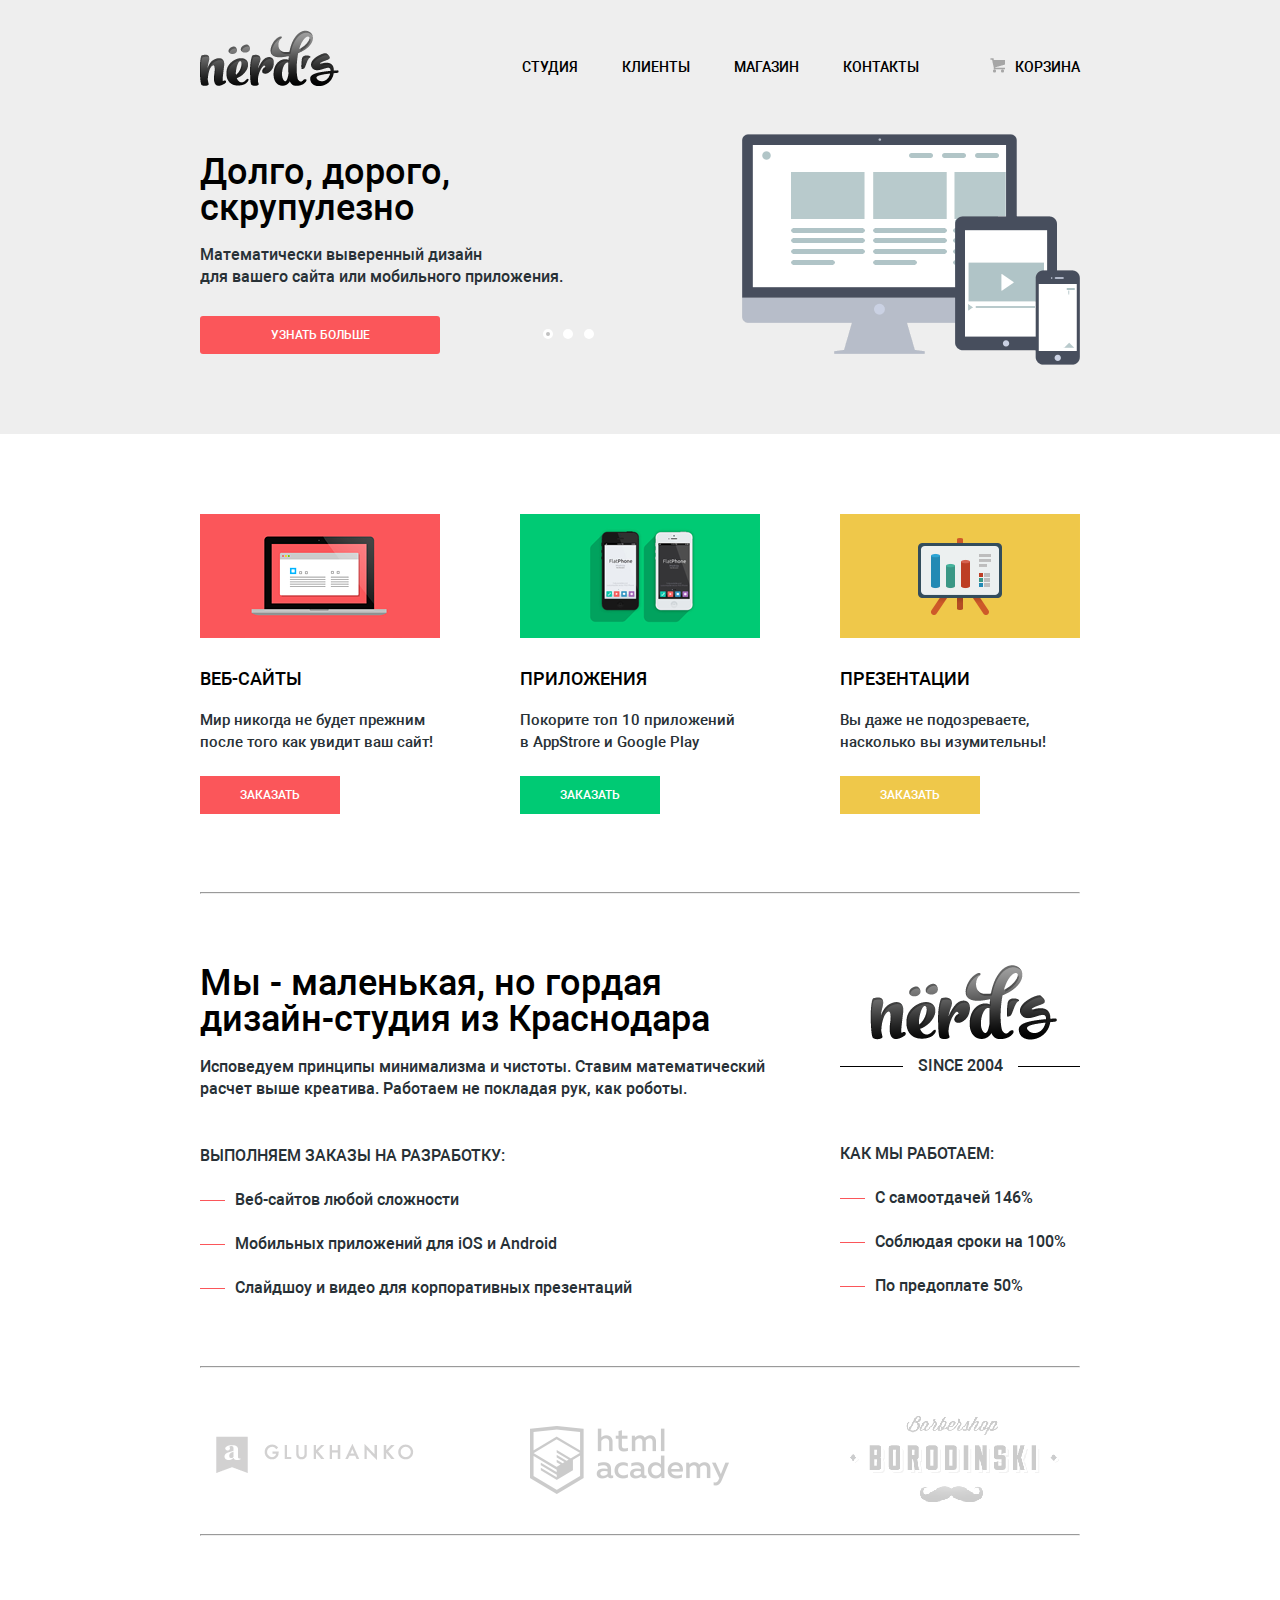
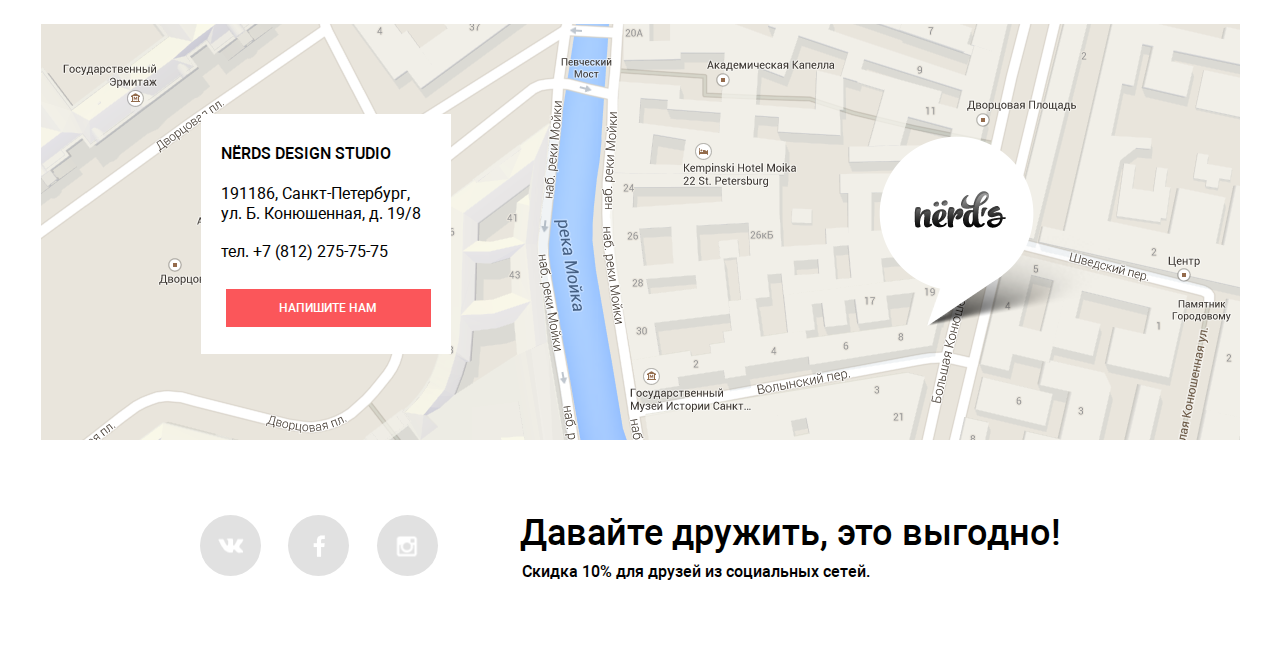
<file: index.html>
<!DOCTYPE html>
<html lang="ru">
  <head>
    <meta charset="utf-8">
    <title>NЁRDS</title>
	<link rel="stylesheet" href="css/normalize.css">  
	<link href="css/style.min.css" rel="stylesheet">
  </head>
  <body class="index-page">
	
    <header class="main-header">
	    <div class="container">
	      <div class="header-top clearfix">
			<div class="logo">
				<a><img src="img/logo/logo.png" width="139" height="56" alt="Логотип Nerds"></a>
			</div>
            <nav class="main-navigation">
            <ul>
              <li>
                <a href="#">Студия</a>  
              </li>
              <li>
                <a href="#">Клиенты</a>  
              </li>
              <li>
                <a href="catalog.html">Магазин</a>  
              </li>
              <li>
                <a href="#">Контакты</a>  
              </li>
             </ul>
             </nav>
             <div class="basket">
                <a href="#">Корзина</a>  
             </div>          
        
         </div>
         <div class="header-bottom">
           <div class="slider">
             <input type="radio" id="btn-1" name="toggle" checked>
             <input type="radio" id="btn-2" name="toggle">                        
             <input type="radio" id="btn-3" name="toggle">
             <div class="slider-controls">
               <label for="btn-1"></label>
               <label for="btn-2"></label>
               <label for="btn-3"></label>  
             </div>
             <div class="slides">
               <div class="slide">
                 <div class="slide-text">
                   <div class="slide-title">
                       Долго, дорого,<br>скрупулезно
                   </div>
                   <p>Математически выверенный дизайн<br>для вашего сайта или мобильного приложения.</p>
                   <a class="btn" href="#">Узнать больше</a>     
                 </div>   
               </div>
               <div class="slide">
                 <div class="slide-text">
                   <div class="slide-title">
                     Любите ли вы математику, как любим ее мы?  
                   </div>
                   <p>Нашим дизайнерам мы удаляем нейроны, ответственные<br>за креатив, чтобы дать им возможность все просчитать</p>
                   <a class="btn" href="#">Узнать больше</a>     
                 </div>   
               </div>
               <div class="slide">
                 <div class="slide-text">
                   <div class="slide-title">
                     Только наркотики,<br>только хардкор!  
                   </div>
                   <p>Все дизайнерские решения в нашей компании принимаются только под воздействием качественных галлюциногенов.</p>
                   <a class="btn" href="#">Узнать больше</a>     
                 </div>   
               </div>
             </div>
           </div>
       </div>  
      </div>
	</header>
	<main data-content="index">
		
		<div class="container">
		  <article class="features clearfix">
              <section class="features-products sites">
			      <div class="product site"></div>
				  <h1>Веб-сайты</h1>
				  <p>Мир никогда не будет прежним после того как увидит ваш сайт!</p>
				  <a href="#">Заказать</a>
			  </section>
			  <section class="features-products applications">
			      <div class="product application"></div>
				  <h1>Приложения</h1>
				  <p>Покорите топ 10 приложений<br>в AppStrore и Google Play</p>
				  <a href="#">Заказать</a>
			  </section>
			  <section class="features-products presentations">
			      <div class="product presentation"></div>
				  <h1>Презентации</h1>
				  <p>Вы даже не подозреваете, насколько вы изумительны!</p>
				  <a href="#">Заказать</a>
			  </section>
		  </article>
		  <hr>
		  <article class="studio-description clearfix">
			  <section class="studio-description-left">
				  <b>Мы - маленькая, но гордая дизайн-студия из Краснодара</b>
				  <p>Исповедуем принципы минимализма и чистоты.  Ставим математический расчет выше креатива. Работаем не покладая рук, как роботы.                   </p>
                  <span>Выполняем заказы на разработку:</span>
				    <ul>
					  <li>Веб-сайтов любой сложности</li>
					  <li>Мобильных приложений для iOS и Android</li>
					  <li>Слайдшоу и видео для корпоративных презентаций</li>
				    </ul>
			  </section>
			  <aside class="studio-description-right">
				  <div class="logo-content">
					  <a><img src="img/logo/logo-content.png" width="187" height="75" alt="Логотип Nerds"></a>
				  </div>
				  <div class="wrapper">
				  <span>since 2004</span>
                  </div>
                  <span>Как мы работаем:</span>
				    <ul>
						<li>С самоотдачей 146%</li>
						<li>Соблюдая сроки на 100%</li>
						<li>По предоплате 50%</li>
				    </ul>
			  </aside>
		  </article>
          <hr>
	      <ul class="logos">
			  <li class="glukhanko">
			      <a href="#"><img src="img/logos/glukhanko.png" width="198" height="37" alt="Логотип Glukhanko"></a>
			  </li>
			  <li class="htmlacademy">
			      <a href="#"><img src="img/logos/htmlacademy.png" width="199" height="68" alt="Логотип HTMLAcademy"></a>
			  </li>
			  <li class="borodinski">
			      <a href="#"><img src="img/logos/borodinski.png" width="209" height="90" alt="Логотип Borodinski"> </a>
			  </li>	  
	      </ul>
	      <hr>	  
	   </div>	
	</main>
    <footer class="main-footer">
		<div class="map">

			<div class="container">
				<div class="contacts">
					<h3>NЁrds design studio</h3>
					<p>191186, Санкт-Петербург, ул. Б. Конюшенная, д. 19/8</p>
					<span>тел. +7 (812) 275-75-75</span>
					<a class="page-form" href="#">Напишите нам</a>
				</div>
				<div class="flag">
				  <a class="open-map"></a>
				</div>
			</div>
          			
		</div>
		<div class="footer-bottom clearfix">
		   <div class="container">
		      <div class="footer-social">
                <a class="social-btn social-btn-vk" href="#">Вконтакте</a>
                <a class="social-btn social-btn-fb" href="#">Фейсбук</a>
                <a class="social-btn social-btn-inst" href="#">Инстаграм</a>
              </div>
			  <div class="discount">
				  <p class="slogan">Давайте дружить, это выгодно!</p>
				  <p class="offer">Скидка 10% для друзей из социальных сетей.</p>
			  </div>
		   </div>	
		</div>	
    </footer>
    <div class="popup-show">
      <button class="popup-show-close" type="button" title="Закрыть">Закрыть</button>
	  <form class="popup-form" action="#" method="get">
         <div class="popup-form-wrapper clearfix">
         <div class="popup-form-left">
          <label class="name" for="name">Ваше имя:</label> 
          <input class="myname" id="name" type="text" name="family" placeholder="Представьтесь, пожалуйста">
         </div>
         <div class="popup-form-right">
          <label class="name" for="mail">Ваш e-mail:</label>
          <input id="mail" type="text" name="adress" placeholder="Для отправки ответа">
         </div>
      </div>
        <label for="answer">Текст письма</label>
	    <textarea id="answer" rows="5" name="sms" placeholder="В свободной форме"></textarea>
        <input type="submit" name="remember" value="отправить">
	  </form>
	</div>
	<div class="popup-show-map">
	  <button class="popup-show-map-close" type="button" title="Закрыть">Закрыть</button>
	  <div id="yandex-map"></div>   
	</div>
	<div class="popup-show-overlay"></div>
	
	<script src="js/scripts.min.js"></script>
    <script type="text/javascript" charset="utf-8" async src="https://api-maps.yandex.ru/services/constructor/1.0/js/?sid=3xBhYcNFirhrteZLw5LfQXHt3Tc1ArxJ&width=100%&height=416&id=yandex-map"></script>
    
  </body>
 </html>
</file>
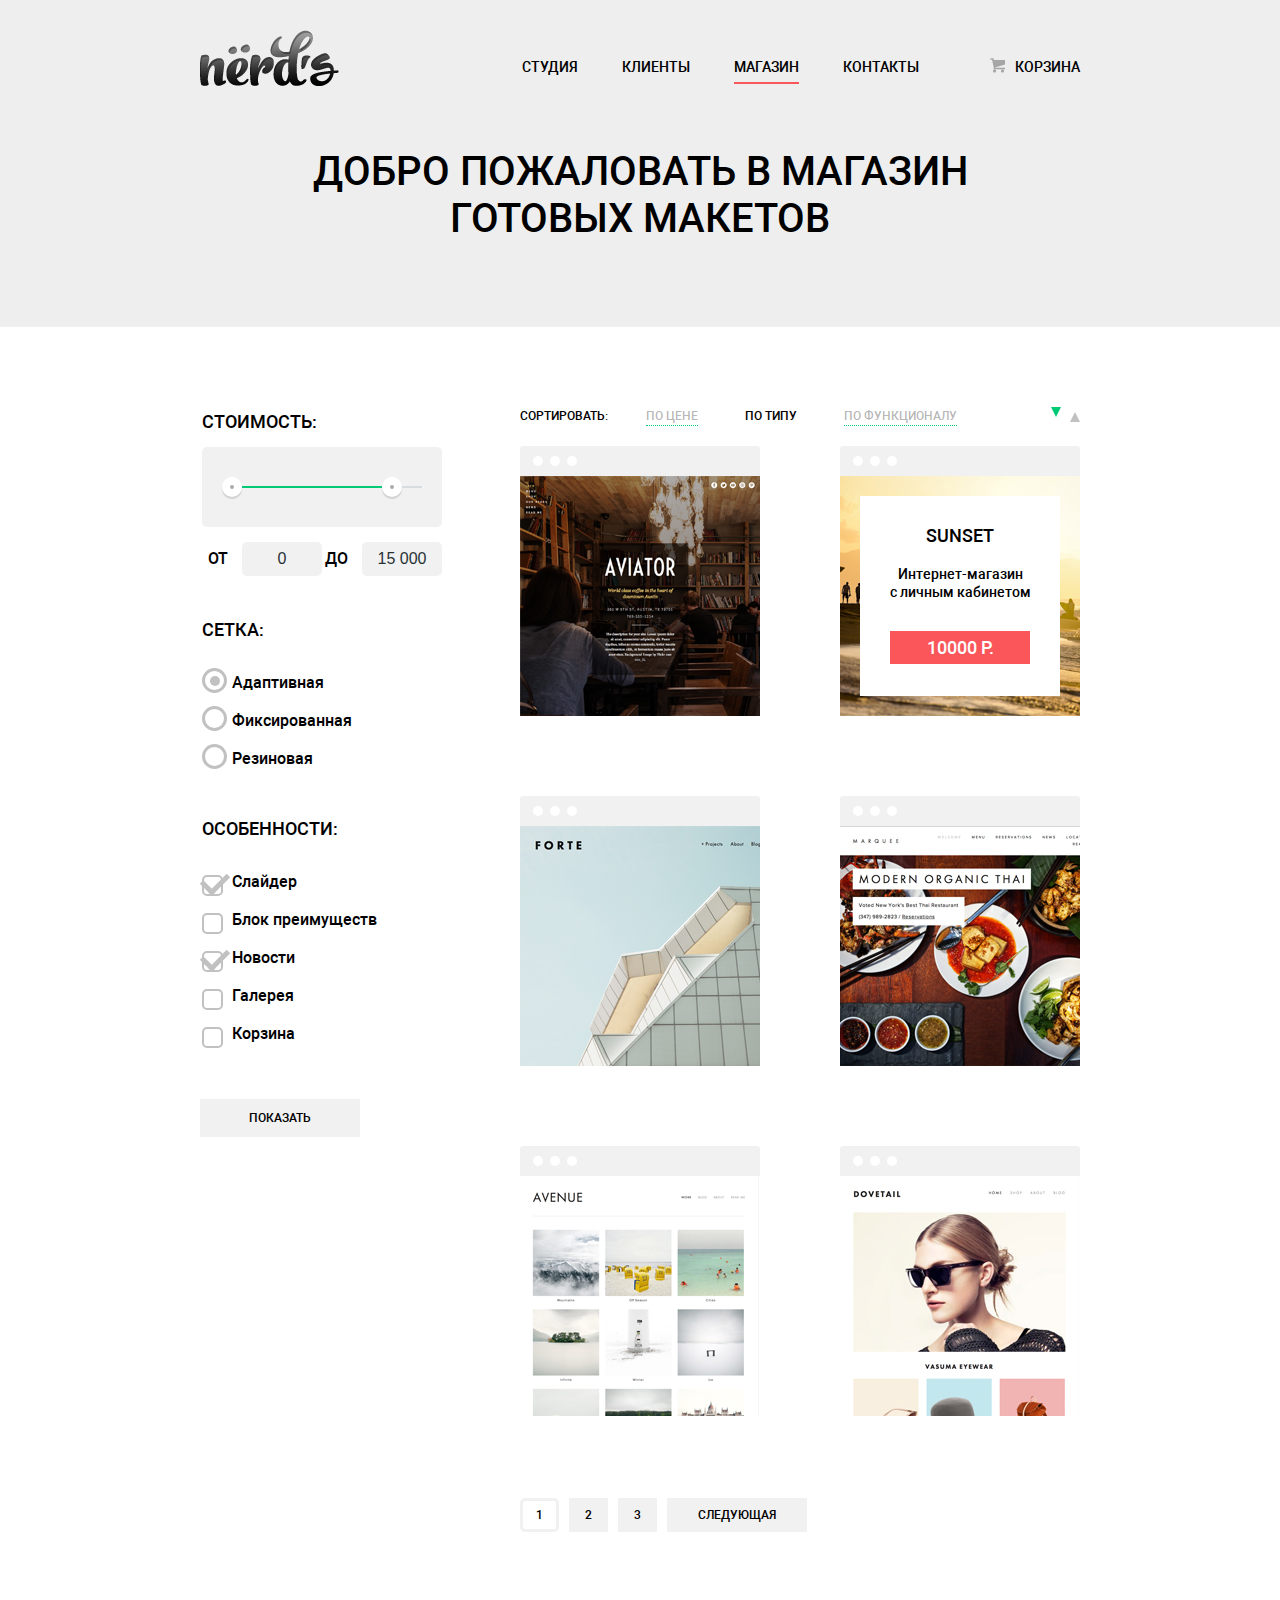
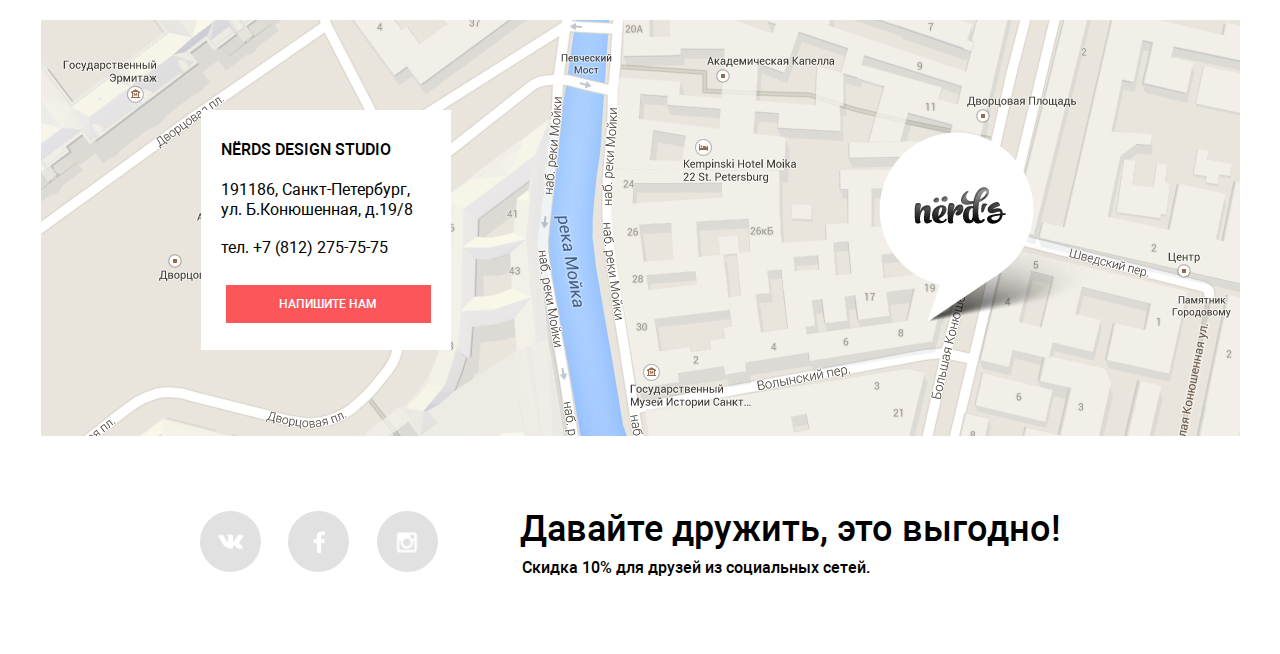
<file: catalog.html>
<!DOCTYPE html>
<html lang="ru">
  <head>
    <meta charset="utf-8">
    <title>NЁRDS</title>
	<link rel="stylesheet" href="css/normalize.css">  
	<link href="css/style.min.css" rel="stylesheet">
  </head>
  <body class="inner-page">
	
    <header class="main-header">
		<div class="container">
		  <div class="header-top clearfix">
			<div class="inner-logo">
				<a href="index.html"><img src="img/logo/logo.png" width="139" height="56" alt="Логотип Nerds"></a>
			</div>
            <nav class="main-navigation"> 
            <ul>
              <li>
                <a href="#">Студия</a>  
              </li>
              <li>
                <a href="#">Клиенты</a>  
              </li>
              <li>
                <span class="active">Магазин</span>  
              </li>
              <li>
                <a href="#">Контакты</a>  
              </li>
             </ul>
             </nav>
             <div class="basket">  
                <a href="#">Корзина</a>  
			 </div>
           </div>          
        
          <h1 class="inner-page-title">Добро пожаловать в магазин  готовых макетов</h1>   
		</div>
	</header>
	<main data-content="catalog">
		<div class="container">
		   <div class="content-products clearfix">
               <div class="content-products-left">
		         <form action="#" method="post">	
		            <fieldset class="filter-price">
			          <legend>стоимость:</legend>
                         <div class="filter">
                          <div class="filter-controls">
                            <div class="scale">
				             <div style="margin-left:10px;width:150px;" class="bar"></div>
				            </div>
                           <div class="toggle min-toggle" style="left:20px;"></div>
                           <div class="toggle max-toggle" style="left:180px;"></div>
                          </div>
                          <div class="price-controls">
                              <label class="min-price">от <input name="min-price" type="text" value="0"></label>
                              <label class="max-price">до <input name="max-price" type="text" value="15 000"></label>
                          </div>
                        </div>
                    </fieldset>
                    <fieldset class="filter-net">      
              	        <legend>Сетка:</legend> 
                          <input id="adaptive" type="radio" name="mesh" value="adapt" checked>
				          <label for="adaptive">Адаптивная</label>
				          <input id="fix" type="radio" name="mesh" value="fixing">
				          <label for="fix">Фиксированная</label> 
			              <input id="rubber" type="radio" name="mesh" value="rubb">
				          <label for="rubber">Резиновая</label> 
                     </fieldset>
                     <fieldset class="filter-specificity">
                         <legend>Особенности:</legend>
		                  <input id="sld" type="checkbox" name="sld" checked>
			              <label for="sld">Слайдер</label>
	                      <input id="block" type="checkbox" name="block">		
			              <label for="block">Блок преимуществ</label>
			              <input id="new" type="checkbox" name="new" checked>		
			              <label for="new">Новости</label>
			              <input id="galery" type="checkbox" name="galery">		
			              <label for="galery">Галерея</label>
			              <input id="basket" type="checkbox" name="basket">		
			              <label for="basket">Корзина</label>
                        </fieldset>
                        <input type="submit" value="показать">
		           </form>	  
                 </div>
		         <div class="content-products-right">
                   <div class="sorting clearfix">
                     <ul class="list-sorting">

                       <li class="name-sorting">сортировать:</li>
            
                       <li>
                         <a href="#">по цене</a>    
                       </li>
                       <li>
                        <span class="active">по типу</span>    
                       </li>
                       <li>
                        <a href="#">по функционалу</a>    
                       </li>
                     </ul>
                     <div class="indicator">    
				       <div class="indicator-left">
				         <a class="active"></a>
				       </div>
				       <div class="indicator-right">
				         <a href="#"></a>
				       </div>   
                    </div>
                  </div>
                  <ul class="catalog-sorting">
			       
			          <li class="catalog-item">
                        <div class="catalog-image"> 
                          <img  src="img/catalog/aviator.jpg" width="240" height="240" alt="Aviator">
                        </div> 
                        <div class="catalog-item-block"> 
                          <a href="#" class="catalog-item-title">aviator</a> 
                          <p class="catalog-item-info">Одностраничный макет с авторским дизайном</p> 
                          <span class="btn catalog-item-btn">8000 Р.</span> 
                       </div> 
                     </li>
					  
			       
			         <li class="catalog-item">
                       <div class="catalog-image">
                         <img src="img/catalog/sunset.jpg" width="240" height="240" alt="Desert">
                       </div> 
                       <div class="catalog-item-block"> 
                         <a href="#" class="catalog-item-title">sunset</a> 
                         <p class="catalog-item-info">Интернет-магазин<br>с личным кабинетом</p> 
                         <span class="btn catalog-item-btn">10000 Р.</span> 
                       </div>  
                   </li>
					  
			       <li class="catalog-item">
                       <div class="catalog-image"> 
                         <img src="img/catalog/forte.jpg" width="240" height="240" alt="Forte">
                       </div> 
                       <div class="catalog-item-block"> 
                         <a href="#" class="catalog-item-title">forte</a> 
                         <p class="catalog-item-info">Отличный макет для личного блога</p> 
                         <span class="btn catalog-item-btn">5000 Р.</span> 
                       </div> 
                   </li>
					  
			       <li class="catalog-item">
                      <div class="catalog-image"> 
                        <img src="img/catalog/modern.jpg" width="240" height="240" alt="Modern organic thai">
                      </div> 
                      <div class="catalog-item-block"> 
                        <a href="#" class="catalog-item-title">modern organic thai</a> 
                        <p class="catalog-item-info">Сайт для ресторана быстрого питания</p> 
                        <span class="btn catalog-item-btn">12000 Р.</span> 
                      </div> 
                   </li>
					  
			       <li class="catalog-item">
                      <div class="catalog-image"> 
                        <img src="img/catalog/avenue.jpg" width="240" height="240" alt="Avenue">
                      </div> 
                      <div class="catalog-item-block"> 
                        <a href="#" class="catalog-item-title">avenue</a> 
                        <p class="catalog-item-info">Макет для блога о путешествиях</p> 
                        <span class="btn catalog-item-btn">8000 Р.</span> 
                      </div>          
                  </li>
					  
			      <li class="catalog-item">
                     <div class="catalog-image"> 
                       <img src="img/catalog/dovetail.jpg" width="240" height="240" alt="Dovetail">
                     </div> 
                     <div class="catalog-item-block"> 
                       <a href="#" class="catalog-item-title">dovetail</a> 
                       <p class="catalog-item-info">Интернет-магазин с галереей товаров</p> 
                       <span class="btn catalog-item-btn">14000 Р.</span> 
                     </div> 
                  </li>
		      </ul>	  
					 
              <ul class="paginator">
		        <li class="paginator-active">
			      <span>1</span>  
		        </li>	
		        <li>
			      <a href="#">2</a>  
		        </li>	
		        <li>
			      <a href="#">3</a>  
		        </li>	
		        <li class="page-next">
			      <a href="#">Следующая</a>  
		        </li>		
		      </ul>
           </div>
         </div>
       </div>
	</main>
    <footer class="main-footer">
		<div class="map">
		  
			<div class="container">
				<div class="contacts">
					<h3>NЁrds design studio</h3>
					<p>191186, Санкт-Петербург, ул. Б.Конюшенная, д.19/8</p>
					<span>тел. +7 (812) 275-75-75</span>
					<a class="page-form" href="#">Напишите нам</a>
				</div>
				<div class="flag">
				  <a class="open-map"></a>
				</div>
			</div>
          			
		</div>
		<div class="footer-bottom clearfix">
		   <div class="container">
		      <div class="footer-social">
                <a class="social-btn social-btn-vk" href="#">Вконтакте</a>
                <a class="social-btn social-btn-fb" href="#">Фейсбук</a>
                <a class="social-btn social-btn-inst" href="#">Инстаграм</a>
              </div>
			  <div class="discount">
				  <p class="slogan">Давайте дружить, это выгодно!</p>
				  <p class="offer">Скидка 10% для друзей из социальных сетей.</p>
			  </div>
		   </div>	
		</div>	
    </footer>
    <div class="popup-show">
      <button class="popup-show-close" type="button" title="Закрыть">Закрыть</button>
	  <form class="popup-form" action="#" method="post">
         <div class="popup-form-wrapper clearfix">
         <div class="popup-form-left">
          <label class="name" for="name">Ваше имя:</label> 
              <input id="name" type="text" name="family" placeholder="Представьтесь, пожалуйста">
             </div>
             <div class="popup-form-right">
          <label class="name" for="mail">Ваш e-mail:</label>
              <input class="myname" id="mail" type="text" name="adress" placeholder="Для отправки ответа">
        </div>
      </div>
          <label for="answer">Текст письма</label>
	    <textarea id="answer" rows="5" name="sms" placeholder="В свободной форме"></textarea>
            <input type="submit" name="remember" value="отправить">
	  </form>
	</div>
    <div class="popup-show-map">
	  <button class="popup-show-map-close" type="button" title="Закрыть">Закрыть</button>
	  <div id="yandex-map"></div>   
	</div>
	<div class="popup-show-overlay"></div>
	<script src="js/scripts.min.js"></script>
    <script type="text/javascript" charset="utf-8" async src="https://api-maps.yandex.ru/services/constructor/1.0/js/?sid=3xBhYcNFirhrteZLw5LfQXHt3Tc1ArxJ&width=100%&height=416&id=yandex-map"></script>
  </body>
 </html>
</file>
<file: css/style.min.css>
@font-face{font-family:"Roboto Light";src:url(../fonts/roboto.woff) format("woff"),url(../fonts/roboto.woff2) format("woff2");font-weight:400;font-style:normal}@font-face{font-family:"Roboto Medium";src:url(../fonts/robotomedium.woff) format("woff"),url(../fonts/robotomedium.woff2) format("woff2");font-weight:700;font-style:normal}body,h1,h2,h3,h4,h5,h6,li,p,ul{margin:0;padding:0}ul{list-style:none}a{text-decoration:none}img{max-width:100%;height:auto}.clearfix::after{content:"";display:table;clear:both}.container{width:880px;margin:0 auto;padding:0 10px}.main-header{background-color:#eee;margin:0 0 80px}.inner-logo a,.logo a{float:left;width:140px;height:56px;margin-right:20px;padding:0 0 17px}.main-navigation{float:left;width:600px;margin-right:20px}.main-navigation ul{font-size:0;padding-left:140px}.basket a,.main-navigation li{font:14px/30px "Roboto Medium","Arial",sans-serif}.main-navigation li{display:inline-block;vertical-align:top;padding:22px}.main-navigation .active,.main-navigation a{display:block;color:#000;text-transform:uppercase}.basket a:hover,.main-navigation a:hover{color:#fb565a}.basket a:active,.main-navigation a:active{color:rgba(0,0,0,.4)}.main-navigation .active{border-bottom:2px solid #fb565a}.index-page .header-top{padding-top:30px;margin-bottom:20px}.inner-page .header-top{padding-top:30px}.basket{float:right;width:100px;padding-top:22px}.basket a{position:relative;color:#000;text-transform:uppercase;padding:22px 0 22px 35px}.basket a::before,.basket a:active::before{background:url(../img/sprite/sprite.png) no-repeat -5px -5px}.basket a::before{content:"";position:absolute;top:21px;left:10px;width:15px;height:15px;opacity:.3}.basket a:hover::before{background:url(../img/sprite/sprite.png) no-repeat -5px -30px;opacity:1}.basket a:active::before{opacity:.15}.slider{position:relative;width:880px;height:310px;margin:0 auto}.slider input[type=radio]{position:absolute;opacity:0}.slider-controls{position:absolute;bottom:95px;left:50%;width:200px;height:10px;margin-left:-100px;teext-align:center;z-index:2}.slider-controls label{display:inline-block;vertical-align:top;width:4px;height:4px;margin:0 3px;border:3px solid #fff;background:#fff;border-radius:50%;cursor:pointer}#btn-1:checked~.slider-controls label[for=btn-1],#btn-2:checked~.slider-controls label[for=btn-2],#btn-3:checked~.slider-controls label[for=btn-3]{background:#c1c1c1}.slide{position:absolute;top:0;left:0;width:100%;height:100%;overflow:hidden}.slide-text{width:470px;padding:30px 0;color:#283136;font:16px/22px "Roboto Medium","Arial",sans-serif}.slide-title{font:36px/36px "Roboto Medium","Arial",sans-serif;color:#000;margin-bottom:18px}.slide .btn{display:block;width:240px;padding:10px 0;margin-top:28px;border-radius:3px;background:#fb565a;text-transform:uppercase;text-align:center;font:12px/18px "Roboto Medium","Arial",sans-serif;color:#fff}.slide{display:none}.slide:nth-child(1){background:url(../img/slider/slide1.png) no-repeat 100% 10px}.slide:nth-child(2){background:url(../img/slider/slide2.png) no-repeat 100% 10px}.slide:nth-child(3){background:url(../img/slider/slide3.png) no-repeat 100% 10px}#btn-1:checked~.slides .slide:nth-child(1),#btn-2:checked~.slides .slide:nth-child(2),#btn-3:checked~.slides .slide:nth-child(3){display:block}.features{margin-bottom:78px}.features-products{position:relative;float:left;width:240px;margin-right:80px;min-height:300px}.features-products:nth-child(3){margin-right:0}.features-products .product{position:absolute;width:240px;height:124px;top:0;left:0}.features-products .site{background:#fb565a url(../img/features/site.png) no-repeat 100% 100%}.features-products .application{background:#00ca74 url(../img/features/application.png) no-repeat 100% 100%}.features-products .presentation{background:#efc84a url(../img/features/presentation.png) no-repeat 100% 100%}.features-products a,.features-products h1{position:absolute;left:0;text-transform:uppercase}.features-products h1{top:150px;font:18px/30px "Roboto Medium","Arial",sans-serif}.features-products p{position:absolute;left:0;top:195px;font:15px/22px "Roboto Medium","Arial",sans-serif;color:#283136}.features-products a{bottom:0;width:140px;font:12px/18px "Roboto Medium","Arial",sans-serif;padding:10px 0;text-align:center;color:#fff}.sites a{background:#fb565a}.sites a:hover{background:#d6494d}.sites a:active{background:#b63538}.applications a{background:#00ca74}.applications a:hover{background:#01a25e}.applications a:active{background:#009053}.presentations a{background:#efc84a}.presentations a:hover{background:#d6ae2c}.presentaations a:active{background:#c09b24}.studio-description{padding-top:63px;margin-bottom:45px}.studio-description-left{float:left;width:600px;margin-right:40px}.studio-description-left b{display:block;font:36px/36px "Roboto Medium","Arial",sans-serif;color:#000;margin-bottom:19px}.studio-description-left li,.studio-description-left p,.studio-description-left span,.studio-description-right li,.studio-description-right span{font:16px/22px "Roboto Medium","Arial",sans-serif;color:#283136;margin-bottom:45px}.studio-description-left span,.studio-description-right span{display:block;text-transform:uppercase;margin-bottom:22px}.studio-description-left li,.studio-description-right li{position:relative;padding-left:35px;margin-bottom:22px}.studio-description-left li::before,.studio-description-right li::before{content:"";position:absolute;display:block;left:0;top:11px;width:25px;height:1px;background:#fb565a}.studio-description-right{float:right;width:240px}.studio-description-right .logo-content{display:block;width:190px;height:88px;padding-left:30px}.studio-description-right .wrapper{margin-top:4px;margin-bottom:50px;text-align:center}.wrapper span{display:inline-block;position:relative;padding:0 15px;font:16px/9px "Roboto Medium","Arial",sans-serif;text-align:center;text-transform:uppercase;background:#fff;z-index:2}.studio-description-right .wrapper::after{content:"";position:relative;top:-26px;display:block;border-bottom:1px solid #000;z-index:1}.logos{font-size:0;padding:25px 10px 5px}.logos li{display:inline-block;vertical-align:top;margin-right:106px}.logos li:nth-of-type(3n){margin-right:0}.logos a{display:block;width:209px;min-height:37px;text-align:center;opacity:.2}.glukhanko a{padding:35px 0}.htmlacademy a{padding:25px 0}.borodinski a{padding:15px 10px}.logos a:active,.logos a:hover{opacity:1}.map{position:relative;display:block;width:1199px;height:416px;background:#b5b5b5 url(../img/map/map.png) no-repeat 100% 100%;margin:88px auto 0;cursor:pointer}.contacts{position:absolute;display:inline-block;vertical-align:top;width:210px;min-height:180px;top:90px;left:160px;background:#fff;padding:25px 20px 35px}.contacts h3,fieldset legend{font:16px/30px "Roboto Medium","Arial",sans-serif;text-transform:uppercase;margin-bottom:15px}.contacts p,.contacts span{font:16px/20px "Roboto Light","Arial",sans-serif;margin-bottom:18px}.contacts span{display:block;margin-bottom:0;color:#000}.contacts .page-form{position:absolute;left:25px;bottom:27px;display:block;width:185px;font:12px/18px "Roboto Medium","Arial",sans-serif;padding:10px;text-align:center;text-transform:uppercase;background:#fb565a;color:#fff;z-index:2}.flag .open-map{position:absolute;width:231px;height:190px;background:url(../img/map/map-marker.png);top:112px;right:130px}.footer-bottom{padding:75px 0}.footer-social{float:left}.social-btn{display:inline-block;vertical-align:top;position:relative;width:61px;height:61px;font-size:0;background-color:#e1e1e1;border-radius:50px;margin-right:23px}.social-btn:hover{background:#fb565a}.social-btn:active{background-color:#d6494d}.social-btn-fb::before,.social-btn-inst::before,.social-btn-vk::before{content:"";position:absolute;top:50%;left:50%;-webkit-transform:translate(-50%,-50%);transform:translate(-50%,-50%)}.social-btn-vk::before{width:26px;height:15px;background:url(../img/sprite/sprite.png) no-repeat -5px -118px}.social-btn-fb::before{width:12px;height:22px;background:url(../img/sprite/sprite.png) no-repeat -5px -55px}.social-btn-inst::before{width:21px;height:21px;background:url(../img/sprite/sprite.png) no-repeat -5px -87px}.discount{float:right;width:600px}.discount .slogan{display:block;font:36px/36px "Roboto Medium","Arial",sans-serif;padding-left:40px;margin-bottom:10px}.discount .offer{font:16px/22px "Roboto Medium","Arial",sans-serif;padding-left:42px}.inner-page-title{font:40px/47px "Roboto Medium","Arial",sans-serif;padding:42px 42px 85px;text-align:center;text-transform:uppercase;margin:0 auto}.content-products-left{float:left;width:240px}fieldset{padding:0;border:0;width:240px}.filter{margin-bottom:39px}fieldset legend{font:18px/30px "Roboto Medium","Arial",sans-serif;margin-bottom:10px}.filter-controls{position:relative;height:41px;padding-top:39px;padding-right:20px;padding-left:20px;margin-bottom:15px;border-radius:5px;background:#f1f1f1}.filter-controls .scale{height:2px;background:#d7dcde}.filter-controls .bar{height:2px;background:#00ca74}.filter-controls .toggle{position:absolute;top:30px;left:0;width:4px;height:4px;cursor:pointer;border:8px solid #fff;border-radius:50%;background:#ababab;box-shadow:0 2px 1px 0 #cfcfcf}.filter-controls .toggle-min{left:50px}.filter-controls .toggle-max{left:90px}.price-controls{font-size:0}.price-controls label{font-size:16px;display:inline-block;vertical-align:top;width:50%}.max-price,.min-price{text-align:right;font:16px/22px "Roboto Medium","Arial",sans-serif;text-transform:uppercase}.price-controls input{font-family:"Roboto","Arial",sans-serif;font-size:16px;width:60px;margin-left:10px;padding:8px 10px;text-align:center;color:#283136;border:none;border-radius:5px;outline:none;background:#f1f1f1}input[type=checkbox],input[type=radio]{opacity:0}.filter-net{margin-bottom:45px}.filter-net label::after,.filter-net label::before{position:absolute;content:"";border-radius:50%}.filter-net label::before{width:19px;height:19px;top:-5px;left:0;border:3px solid #c1c1c1}.filter-net input[type=radio]:checked+label::after{width:10px;height:10px;top:3px;left:8px;background-color:#c1c1c1}.filter-net label:hover::before{border:3px solid #b5b5b5}.filter-net input[type=radio]:checked+label:hover::after{background-color:#b5b5b5}.filter-net label:disabled::before{border:3px solid #e9e9e9}.filter-net input[type=radio]:checked+label:disabled::after{background-color:#e9e9e9}.filter-specificity{margin-bottom:55px}.filter-net label,.filter-specificity label{display:block;font:16px/20px "Roboto Medium","Arial",sans-serif;padding-left:30px;position:relative;cursor:pointer}.filter-specificity label::before{position:absolute;content:"";width:17px;height:17px;top:3px;left:0;border:2px solid #c1c1c1;border-radius:5px}.filter-specificity label::after{position:absolute;content:"";width:0;height:0;top:0;left:0}.filter-specificity input[type=checkbox]:checked+label::after{width:21px;height:12px;border:5px solid #c1c1c1;border-top:none;border-right:none;-webkit-transform:rotate(-45deg);transform:rotate(-45deg)}.filter-specificity label:hover::before{border:2px solid #b5b5b5}.filter-specificity label:hover::after{border:none}.filter-specificity input[type=checkbox]:checked+label:hover::after{border:5px solid #b5b5b5;border-top:none;border-right:none}.filter-specificity label:disabled::before{border:2px solid #e9e9e9}.filter-specificity label:disabled::after{border:none}.filter-specificity input[type=checkbox]:checked+label:disabled::after{border:5px solid #e9e9e9;border-top:none;border-right:none}input[type=submit]{width:160px;font:12px/18px "Roboto Medium","Arial",sans-serif;color:#000;text-align:center;text-transform:uppercase;padding:10px;border:none;background:#f1f1f1}input[type=submit]:hover{background:#e5e5e5}input[type=submit]:active{background:#d5d5d5;border-top:2px solid #b5b5b5}.content-products-right{float:right;width:560px}.sorting{margin-bottom:20px}.sorting .list-sorting{float:left;font-size:0}.catalog-sorting li,.list-sorting li{display:inline-block;vertical-align:top}.list-sorting li{text-transform:uppercase;font:12px/18px "Roboto Medium","Arial",sans-serif;margin-right:47px}.list-sorting a{display:block;color:rgba(0,0,0,.3);border-bottom:1px dotted #00ca74}.list-sorting a:hover{color:#000;border-bottom:1px solid #00ca74}.list-sorting a:active{border-bottom:none}.list-sorting .active{color:#000;border-bottom:none}.list-sorting .name-sorting{display:inline-block;vertical-align:middle;font:12px/18px "Roboto Medium","Arial",sans-serif;text-transform:uppercase;margin-right:38px}.sorting .indicator{float:right}.indicator-left,.indicator-right{display:inline-block;width:0;height:0;border:5px solid transparent}.indicator-left{border-top:10px solid #00ca74;margin-right:5px}.indicator-right{border-bottom:10px solid #c1c1c1;margin-right:0;cursor:pointer}.indicator-right:hover{border-bottom:10px solid #b5b5b5}.indicator-right:active{border-bottom:10px solid #000}.catalog-sorting{font-size:0;margin-bottom:2px}.catalog-sorting li{position:relative;width:240px;font:14px/18px "Roboto Medium","Arial",sans-serif;margin-right:80px;margin-bottom:80px}.catalog-sorting li:nth-child(2n){margin-right:0}.catalog-image{position:relative;width:240px;height:240px;border-top:30px solid #f1f1f1;border-radius:3px 3px 0 0}.catalog-image::before{content:"";position:absolute;width:10px;height:10px;border-radius:50%;background:#fff;box-shadow:17px 0 0 #fff,34px 0 0 #fff;top:-20px;left:13px}.catalog-image:hover{border-top-color:#797979}.catalog-item-block{display:none;position:absolute;top:50px;left:20px;width:160px;height:145px;padding:35px 20px 20px;font:14px/18px "Roboto Medium","Arial",sans-serif;color:#000;text-align:center;background:#fff;cursor:pointer}.catalog-sorting li:nth-child(2) .catalog-item-block{display:block}.catalog-item:hover .catalog-item-block{display:block}.catalog-item-block a{display:block;font:18px/9px "Roboto Medium","Arial",sans-serif;color:#000;text-transform:uppercase;margin-bottom:25px}.catalog-item-block a:nth-child(4){font:18px/24px "Roboto Medium","Arial",sans-serif;margin-bottom:0}.catalog-item-block p{margin-bottom:30px}.catalog-item-block .btn{display:inline-block;width:140px;font:18px/9px "Roboto Medium","Arial",sans-serif;color:#fff;text-align:center;padding:12px 0;background:#fb565a}.catalog-item-block .btn:hover{background:#d6494d}.catalog-item-block .btn:active{background:#b63538}.paginator{font-size:0}.paginator li{display:inline-block;vertical-align:top;font:12px/18px "Roboto Medium","Arial",sans-serif;border-radius:5px;margin-right:10px}.page-next a,.paginator a{background:#f1f1f1;text-align:center}.paginator a{color:#000;display:block;padding:8px 0;width:39px}.paginator a:hover{background:#e5e5e5}.paginator a:active{background:#d5d5d5;border-top:2px solid #b5b5b5}.paginator .paginator-active{background:#fff;border:3px solid #f1f1f1;padding:5px 0;width:33px;text-align:center}.page-next a{display:inline-block;vertical-align:top;width:140px;padding:0 auto;text-transform:uppercase}.page-next a:hover{background:#e5e5e5}.popup-show,.popup-show-map{position:fixed;top:120px;z-index:5}.popup-show{left:50%;margin-left:-315px;padding:50px 80px;font:16px/18px "Roboto Medium","Arial",sans-serif;color:#000;background:#fff;box-shadow:10px 10px 20px 6px #7c7c79;width:470px}.popup-show-map{width:100%;height:416px;background:#b5b5b5}.popup-show-overlay{position:fixed;top:0;left:0;width:100%;height:100%;z-index:3;background:rgba(0,0,0,.4)}.popup-show,.popup-show-map,.popup-show-overlay{display:none}@-webkit-keyframes bounce{0%{-webkit-transform:translateY(-1000px);transform:translateY(-1000px)}50%{-webkit-transform:translateY(60px);transform:translateY(60px)}80%{-webkit-transform:translateY(-10px);transform:translateY(-10px)}to{-webkit-transform:translateY(0);transform:translateY(0)}}@keyframes bounce{0%{-webkit-transform:translateY(-1000px);transform:translateY(-1000px)}50%{-webkit-transform:translateY(60px);transform:translateY(60px)}80%{-webkit-transform:translateY(-10px);transform:translateY(-10px)}to{-webkit-transform:translateY(0);transform:translateY(0)}}.popup-show-open{display:block;-webkit-animation:bounce .7s;animation:bounce .7s}.popup-show-map-open{display:block;-webkit-animation:bounce .9s;animation:bounce .9s}.popup-show-overlay-open{display:block}@-webkit-keyframes dance{0%,to{-webkit-transform:translateX(0);transform:translateX(0)}10%,30%,50%,70%,90%{-webkit-transform:translateX(-10px);transform:translateX(-10px)}20%,40%,60%,80%{-webkit-transform:translateX(10px);transform:translateX(10px)}}@keyframes dance{0%,to{-webkit-transform:translateX(0);transform:translateX(0)}10%,30%,50%,70%,90%{-webkit-transform:translateX(-10px);transform:translateX(-10px)}20%,40%,60%,80%{-webkit-transform:translateX(10px);transform:translateX(10px)}}.popup-show-error{-webkit-animation:dance .7;animation:dance .7}.popup-show-close,.popup-show-map-close{position:absolute;top:10px;right:10px;width:35px;height:35px;font-size:0;background:#fb565a;border:none;border-radius:50%;cursor:pointer;outline:0;z-index:100}.popup-show-map-close{top:40px;right:5px}.popup-show-close::after,.popup-show-close::before,.popup-show-map-close::after,.popup-show-map-close::before{position:absolute;top:16px;left:8px;content:"";width:19px;height:3px;background:#fff;border-radius:1px}.popup-show-close::before,.popup-show-map-close::before{-webkit-transform:rotate(45deg);transform:rotate(45deg)}.popup-show-close::after,.popup-show-map-close::after{-webkit-transform:rotate(-45deg);transform:rotate(-45deg)}.popup-form-wrapper{width:460px;margin-bottom:20px}.popup-form-left{float:left;width:220px;margin-right:20px}.popup-form-left .myname:hover{border-radius:1px solid #a2a9ac}.popup-form-left .myname:focus{border-radius:1px solid #56bffb;cursor:pointer}.popup-form-right{float:right;width:220px}.popup-form label{display:block;width:180px;font:16px/18px "Roboto Medium","Arial",sans-serif;margin-bottom:10px}.popup-form input[type=text]{width:200px;padding:10px;font:12px/18px "Roboto Medium","Arial",sans-serif;margin-bottom:10px}.popup-form input[type=submit],.popup-form textarea{display:block;font:12px/18px "Roboto Medium","Arial",sans-serif}.popup-form textarea{margin-bottom:50px;width:440px;padding:10px}.popup-form input[type=submit]{width:460px;background:#fb565a;border-radius:10px;text-transform:uppercase;padding:12px;color:#fff}
</file>
